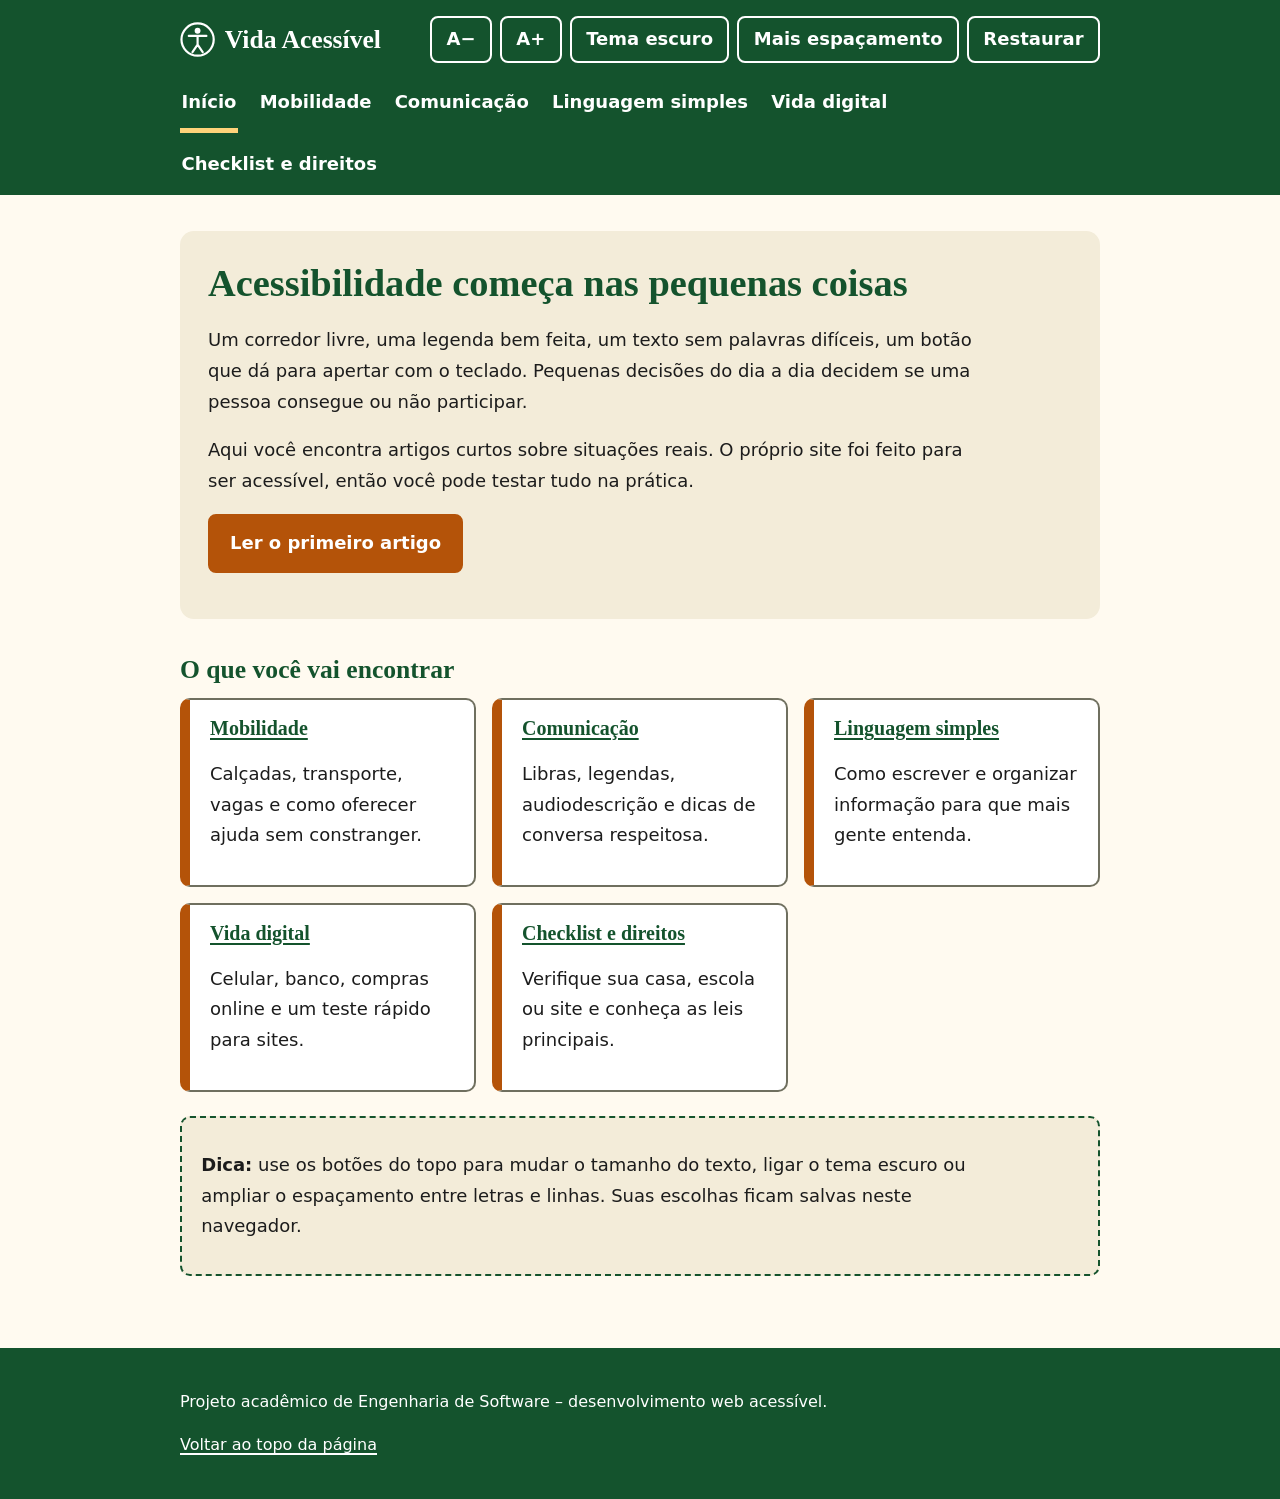
<file: index.html>
<!DOCTYPE html>
<html lang="pt-BR">
<head>
  <meta charset="UTF-8">
  <meta name="viewport" content="width=device-width, initial-scale=1">
  <meta name="description" content="Vida Acessível: textos sobre mobilidade, comunicação, linguagem simples e vida digital acessível.">
  <title>Início – Vida Acessível</title>
  <link rel="stylesheet" href="css/estilo.css">
  <script src="js/app.js"></script>
</head>
<body>
  <a class="pular" href="#conteudo">Pular para o conteúdo</a>

  <header class="topo">
    <div class="miolo faixa">
      <a class="marca" href="index.html">
        <svg viewBox="0 0 48 48" aria-hidden="true" focusable="false">
          <circle cx="24" cy="24" r="22" fill="none" stroke="currentColor" stroke-width="3"/>
          <circle cx="24" cy="12" r="4" fill="currentColor"/>
          <path d="M12 19h24M24 19v12M24 31l-7 10M24 31l7 10" fill="none" stroke="currentColor" stroke-width="3" stroke-linecap="round"/>
        </svg>
        <span>Vida Acessível</span>
      </a>
      <div id="ajustes" class="ajustes" role="group" aria-label="Ajustes de leitura" hidden>
        <button type="button" id="btn-menos" aria-label="Diminuir texto">A−</button>
        <button type="button" id="btn-mais" aria-label="Aumentar texto">A+</button>
        <button type="button" id="btn-tema" aria-pressed="false">Tema escuro</button>
        <button type="button" id="btn-espaco" aria-pressed="false">Mais espaçamento</button>
        <button type="button" id="btn-reset">Restaurar</button>
      </div>
    </div>
    <nav class="menu" aria-label="Menu principal">
      <ul>
        <li><a href="index.html" aria-current="page">Início</a></li>
        <li><a href="mobilidade.html">Mobilidade</a></li>
        <li><a href="comunicacao.html">Comunicação</a></li>
        <li><a href="cognitiva.html">Linguagem simples</a></li>
        <li><a href="vida-digital.html">Vida digital</a></li>
        <li><a href="checklist.html">Checklist e direitos</a></li>
      </ul>
    </nav>
  </header>

  <p id="aviso" class="escondido" role="status" aria-live="polite"></p>

  <main id="conteudo" tabindex="-1">
    <div class="miolo">
      <section class="destaque-inicial" aria-labelledby="titulo">
        <h1 id="titulo">Acessibilidade começa nas pequenas coisas</h1>
        <p>
          Um corredor livre, uma legenda bem feita, um texto sem palavras difíceis, um botão que dá para
          apertar com o teclado. Pequenas decisões do dia a dia decidem se uma pessoa consegue ou não
          participar.
        </p>
        <p>
          Aqui você encontra artigos curtos sobre situações reais. O próprio site foi feito para ser
          acessível, então você pode testar tudo na prática.
        </p>
        <p><a class="botao" href="mobilidade.html">Ler o primeiro artigo</a></p>
      </section>

      <section aria-labelledby="titulo-artigos">
        <h2 id="titulo-artigos">O que você vai encontrar</h2>
        <ul class="grade">
          <li class="cartao">
            <h3><a href="mobilidade.html">Mobilidade</a></h3>
            <p>Calçadas, transporte, vagas e como oferecer ajuda sem constranger.</p>
          </li>
          <li class="cartao">
            <h3><a href="comunicacao.html">Comunicação</a></h3>
            <p>Libras, legendas, audiodescrição e dicas de conversa respeitosa.</p>
          </li>
          <li class="cartao">
            <h3><a href="cognitiva.html">Linguagem simples</a></h3>
            <p>Como escrever e organizar informação para que mais gente entenda.</p>
          </li>
          <li class="cartao">
            <h3><a href="vida-digital.html">Vida digital</a></h3>
            <p>Celular, banco, compras online e um teste rápido para sites.</p>
          </li>
          <li class="cartao">
            <h3><a href="checklist.html">Checklist e direitos</a></h3>
            <p>Verifique sua casa, escola ou site e conheça as leis principais.</p>
          </li>
        </ul>
      </section>

      <div class="aviso-caixa">
        <p><strong>Dica:</strong> use os botões do topo para mudar o tamanho do texto, ligar o tema escuro
        ou ampliar o espaçamento entre letras e linhas. Suas escolhas ficam salvas neste navegador.</p>
      </div>
    </div>
  </main>

  <footer class="rodape">
    <div class="miolo">
      <p>Projeto acadêmico de Engenharia de Software – desenvolvimento web acessível.</p>
      <p><a href="#conteudo">Voltar ao topo da página</a></p>
    </div>
  </footer>
</body>
</html>
</file>
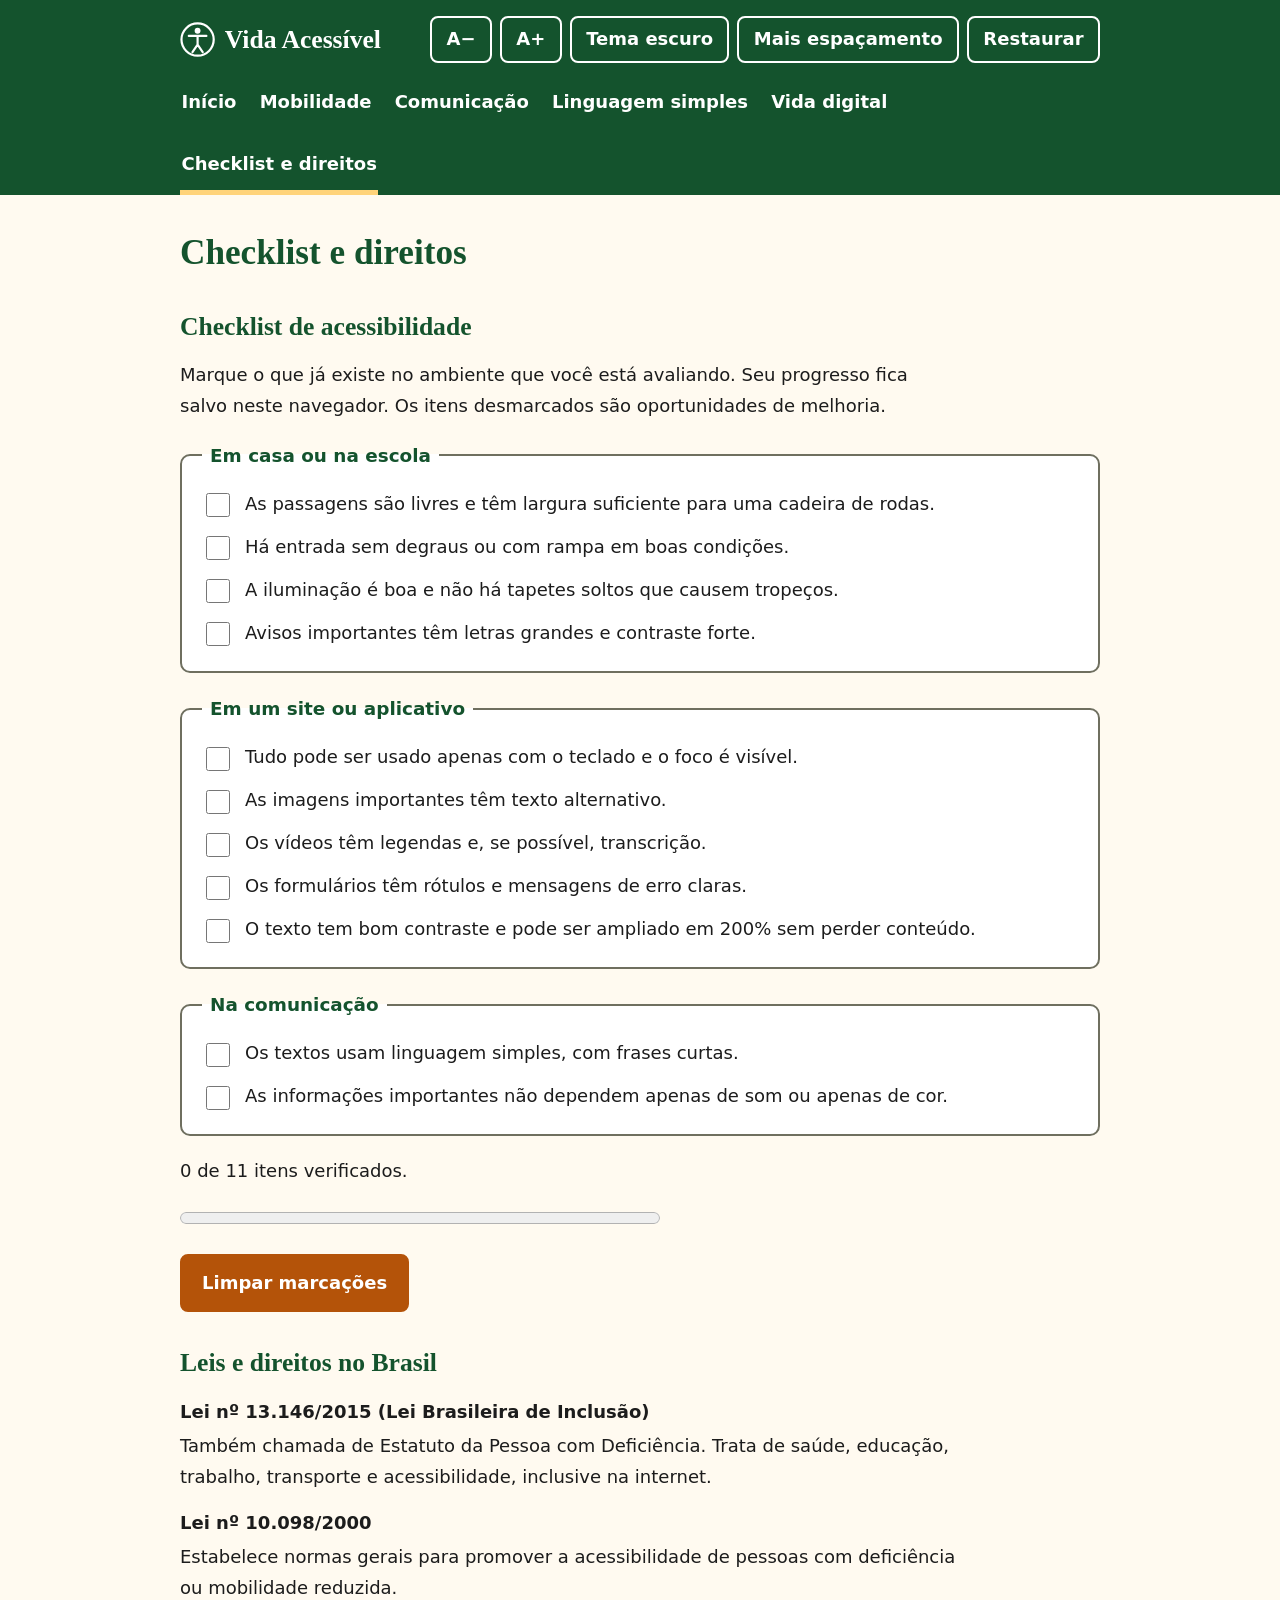
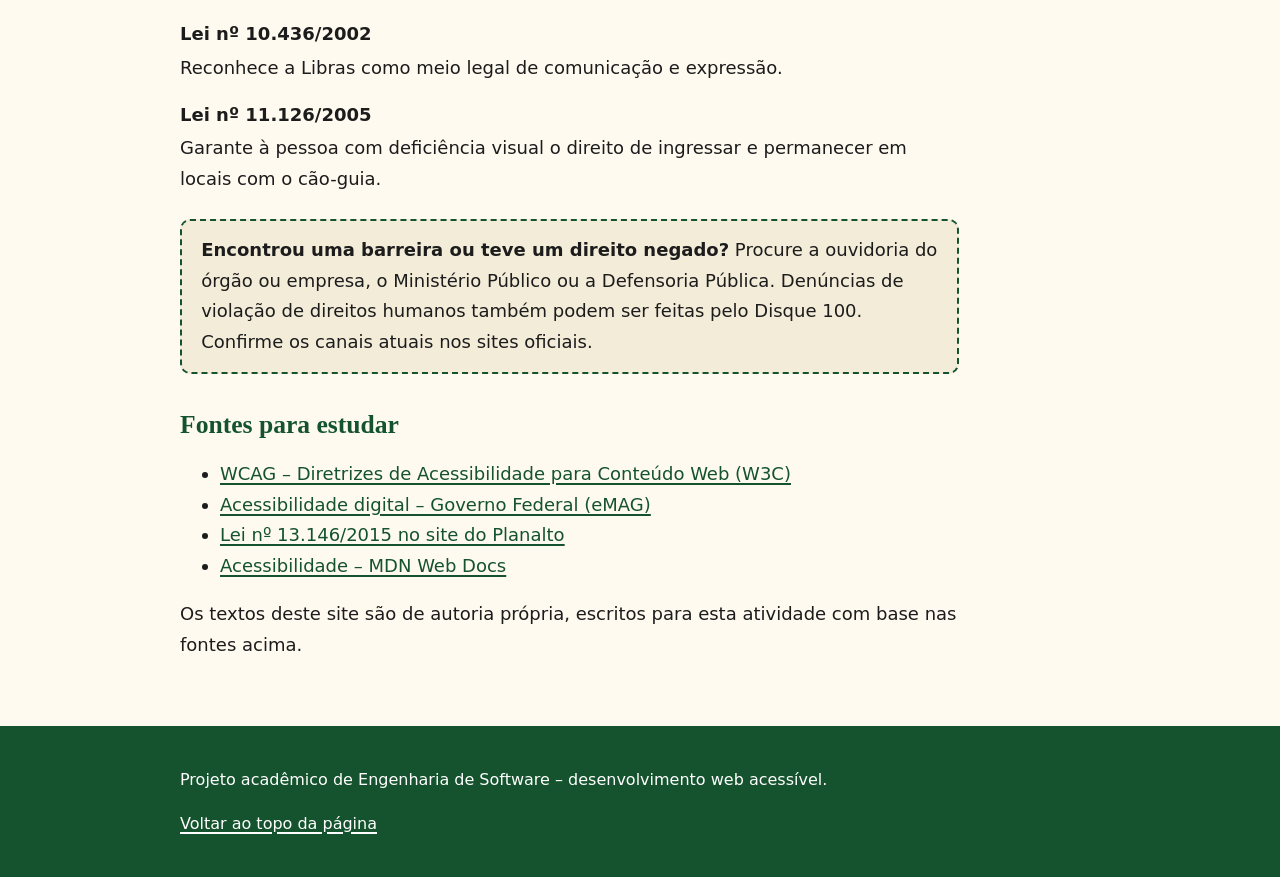
<file: checklist.html>
<!DOCTYPE html>
<html lang="pt-BR">
<head>
  <meta charset="UTF-8">
  <meta name="viewport" content="width=device-width, initial-scale=1">
  <meta name="description" content="Checklist interativo de acessibilidade para casa, escola e sites, além de leis principais e fontes.">
  <title>Checklist e direitos – Vida Acessível</title>
  <link rel="stylesheet" href="css/estilo.css">
  <script src="js/app.js"></script>
</head>
<body>
  <a class="pular" href="#conteudo">Pular para o conteúdo</a>

  <header class="topo">
    <div class="miolo faixa">
      <a class="marca" href="index.html">
        <svg viewBox="0 0 48 48" aria-hidden="true" focusable="false">
          <circle cx="24" cy="24" r="22" fill="none" stroke="currentColor" stroke-width="3"/>
          <circle cx="24" cy="12" r="4" fill="currentColor"/>
          <path d="M12 19h24M24 19v12M24 31l-7 10M24 31l7 10" fill="none" stroke="currentColor" stroke-width="3" stroke-linecap="round"/>
        </svg>
        <span>Vida Acessível</span>
      </a>
      <div id="ajustes" class="ajustes" role="group" aria-label="Ajustes de leitura" hidden>
        <button type="button" id="btn-menos" aria-label="Diminuir texto">A−</button>
        <button type="button" id="btn-mais" aria-label="Aumentar texto">A+</button>
        <button type="button" id="btn-tema" aria-pressed="false">Tema escuro</button>
        <button type="button" id="btn-espaco" aria-pressed="false">Mais espaçamento</button>
        <button type="button" id="btn-reset">Restaurar</button>
      </div>
    </div>
    <nav class="menu" aria-label="Menu principal">
      <ul>
        <li><a href="index.html">Início</a></li>
        <li><a href="mobilidade.html">Mobilidade</a></li>
        <li><a href="comunicacao.html">Comunicação</a></li>
        <li><a href="cognitiva.html">Linguagem simples</a></li>
        <li><a href="vida-digital.html">Vida digital</a></li>
        <li><a href="checklist.html" aria-current="page">Checklist e direitos</a></li>
      </ul>
    </nav>
  </header>

  <p id="aviso" class="escondido" role="status" aria-live="polite"></p>

  <main id="conteudo" tabindex="-1">
    <div class="miolo">
      <h1>Checklist e direitos</h1>

      <section aria-labelledby="titulo-check">
        <h2 id="titulo-check">Checklist de acessibilidade</h2>
        <p>
          Marque o que já existe no ambiente que você está avaliando. Seu progresso fica salvo neste
          navegador. Os itens desmarcados são oportunidades de melhoria.
        </p>

        <div id="checklist">
          <fieldset>
            <legend>Em casa ou na escola</legend>
            <div class="item-check"><input type="checkbox" id="c1"><label for="c1">As passagens são livres e têm largura suficiente para uma cadeira de rodas.</label></div>
            <div class="item-check"><input type="checkbox" id="c2"><label for="c2">Há entrada sem degraus ou com rampa em boas condições.</label></div>
            <div class="item-check"><input type="checkbox" id="c3"><label for="c3">A iluminação é boa e não há tapetes soltos que causem tropeços.</label></div>
            <div class="item-check"><input type="checkbox" id="c4"><label for="c4">Avisos importantes têm letras grandes e contraste forte.</label></div>
          </fieldset>

          <fieldset>
            <legend>Em um site ou aplicativo</legend>
            <div class="item-check"><input type="checkbox" id="c5"><label for="c5">Tudo pode ser usado apenas com o teclado e o foco é visível.</label></div>
            <div class="item-check"><input type="checkbox" id="c6"><label for="c6">As imagens importantes têm texto alternativo.</label></div>
            <div class="item-check"><input type="checkbox" id="c7"><label for="c7">Os vídeos têm legendas e, se possível, transcrição.</label></div>
            <div class="item-check"><input type="checkbox" id="c8"><label for="c8">Os formulários têm rótulos e mensagens de erro claras.</label></div>
            <div class="item-check"><input type="checkbox" id="c9"><label for="c9">O texto tem bom contraste e pode ser ampliado em 200% sem perder conteúdo.</label></div>
          </fieldset>

          <fieldset>
            <legend>Na comunicação</legend>
            <div class="item-check"><input type="checkbox" id="c10"><label for="c10">Os textos usam linguagem simples, com frases curtas.</label></div>
            <div class="item-check"><input type="checkbox" id="c11"><label for="c11">As informações importantes não dependem apenas de som ou apenas de cor.</label></div>
          </fieldset>
        </div>

        <p id="progresso-texto" role="status"></p>
        <p><progress id="barra" value="0" max="11" aria-label="Progresso do checklist"></progress></p>
        <p><button type="button" id="btn-limpar" class="botao">Limpar marcações</button></p>
      </section>

      <section aria-labelledby="titulo-leis">
        <h2 id="titulo-leis">Leis e direitos no Brasil</h2>
        <dl>
          <dt>Lei nº 13.146/2015 (Lei Brasileira de Inclusão)</dt>
          <dd>Também chamada de Estatuto da Pessoa com Deficiência. Trata de saúde, educação, trabalho, transporte e acessibilidade, inclusive na internet.</dd>

          <dt>Lei nº 10.098/2000</dt>
          <dd>Estabelece normas gerais para promover a acessibilidade de pessoas com deficiência ou mobilidade reduzida.</dd>

          <dt>Lei nº 10.436/2002</dt>
          <dd>Reconhece a Libras como meio legal de comunicação e expressão.</dd>

          <dt>Lei nº 11.126/2005</dt>
          <dd>Garante à pessoa com deficiência visual o direito de ingressar e permanecer em locais com o cão-guia.</dd>
        </dl>

        <p class="aviso-caixa">
          <strong>Encontrou uma barreira ou teve um direito negado?</strong> Procure a ouvidoria do órgão ou
          empresa, o Ministério Público ou a Defensoria Pública. Denúncias de violação de direitos humanos
          também podem ser feitas pelo Disque 100. Confirme os canais atuais nos sites oficiais.
        </p>
      </section>

      <section aria-labelledby="titulo-fontes">
        <h2 id="titulo-fontes">Fontes para estudar</h2>
        <ul>
          <li><a href="https://www.w3.org/WAI/standards-guidelines/wcag/pt-br/">WCAG – Diretrizes de Acessibilidade para Conteúdo Web (W3C)</a></li>
          <li><a href="https://www.gov.br/governodigital/pt-br/acessibilidade-e-usuario/acessibilidade-digital">Acessibilidade digital – Governo Federal (eMAG)</a></li>
          <li><a href="https://www.planalto.gov.br/ccivil_03/_ato2015-2018/2015/lei/l13146.htm">Lei nº 13.146/2015 no site do Planalto</a></li>
          <li><a href="https://developer.mozilla.org/pt-BR/docs/Web/Accessibility">Acessibilidade – MDN Web Docs</a></li>
        </ul>
        <p>Os textos deste site são de autoria própria, escritos para esta atividade com base nas fontes acima.</p>
      </section>
    </div>
  </main>

  <footer class="rodape">
    <div class="miolo">
      <p>Projeto acadêmico de Engenharia de Software – desenvolvimento web acessível.</p>
      <p><a href="#conteudo">Voltar ao topo da página</a></p>
    </div>
  </footer>
</body>
</html>
</file>
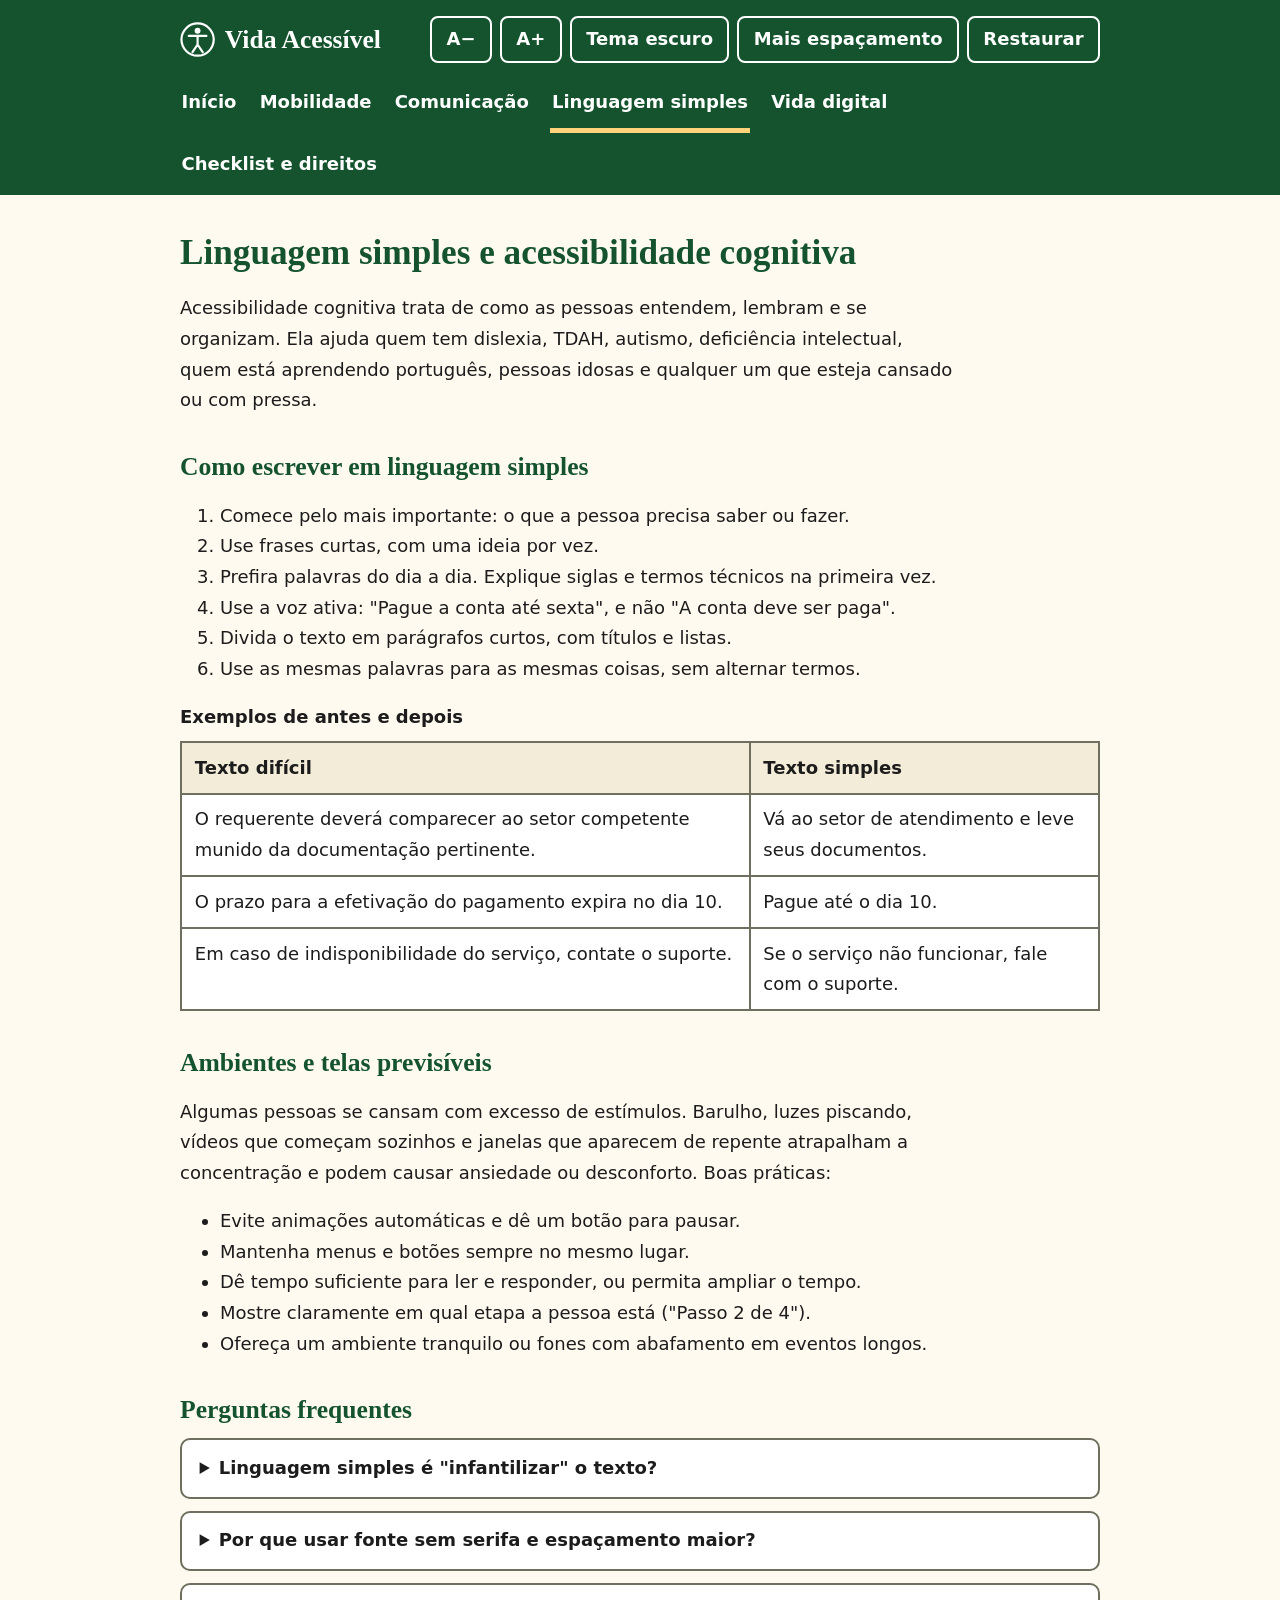
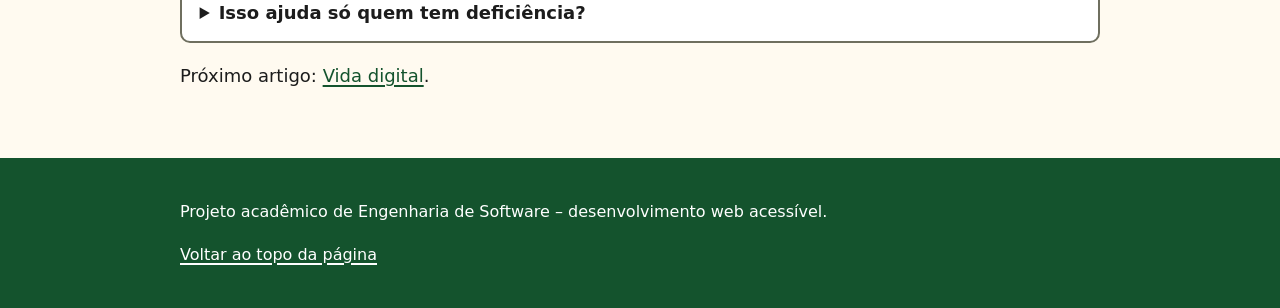
<file: cognitiva.html>
<!DOCTYPE html>
<html lang="pt-BR">
<head>
  <meta charset="UTF-8">
  <meta name="viewport" content="width=device-width, initial-scale=1">
  <meta name="description" content="Acessibilidade cognitiva: linguagem simples, organização da informação e cuidados com sobrecarga sensorial.">
  <title>Linguagem simples – Vida Acessível</title>
  <link rel="stylesheet" href="css/estilo.css">
  <script src="js/app.js"></script>
</head>
<body>
  <a class="pular" href="#conteudo">Pular para o conteúdo</a>

  <header class="topo">
    <div class="miolo faixa">
      <a class="marca" href="index.html">
        <svg viewBox="0 0 48 48" aria-hidden="true" focusable="false">
          <circle cx="24" cy="24" r="22" fill="none" stroke="currentColor" stroke-width="3"/>
          <circle cx="24" cy="12" r="4" fill="currentColor"/>
          <path d="M12 19h24M24 19v12M24 31l-7 10M24 31l7 10" fill="none" stroke="currentColor" stroke-width="3" stroke-linecap="round"/>
        </svg>
        <span>Vida Acessível</span>
      </a>
      <div id="ajustes" class="ajustes" role="group" aria-label="Ajustes de leitura" hidden>
        <button type="button" id="btn-menos" aria-label="Diminuir texto">A−</button>
        <button type="button" id="btn-mais" aria-label="Aumentar texto">A+</button>
        <button type="button" id="btn-tema" aria-pressed="false">Tema escuro</button>
        <button type="button" id="btn-espaco" aria-pressed="false">Mais espaçamento</button>
        <button type="button" id="btn-reset">Restaurar</button>
      </div>
    </div>
    <nav class="menu" aria-label="Menu principal">
      <ul>
        <li><a href="index.html">Início</a></li>
        <li><a href="mobilidade.html">Mobilidade</a></li>
        <li><a href="comunicacao.html">Comunicação</a></li>
        <li><a href="cognitiva.html" aria-current="page">Linguagem simples</a></li>
        <li><a href="vida-digital.html">Vida digital</a></li>
        <li><a href="checklist.html">Checklist e direitos</a></li>
      </ul>
    </nav>
  </header>

  <p id="aviso" class="escondido" role="status" aria-live="polite"></p>

  <main id="conteudo" tabindex="-1">
    <div class="miolo">
      <article>
        <h1>Linguagem simples e acessibilidade cognitiva</h1>

        <p>
          Acessibilidade cognitiva trata de como as pessoas entendem, lembram e se organizam.
          Ela ajuda quem tem dislexia, TDAH, autismo, deficiência intelectual, quem está aprendendo
          português, pessoas idosas e qualquer um que esteja cansado ou com pressa.
        </p>

        <h2 id="linguagem-simples">Como escrever em linguagem simples</h2>
        <ol>
          <li>Comece pelo mais importante: o que a pessoa precisa saber ou fazer.</li>
          <li>Use frases curtas, com uma ideia por vez.</li>
          <li>Prefira palavras do dia a dia. Explique siglas e termos técnicos na primeira vez.</li>
          <li>Use a voz ativa: "Pague a conta até sexta", e não "A conta deve ser paga".</li>
          <li>Divida o texto em parágrafos curtos, com títulos e listas.</li>
          <li>Use as mesmas palavras para as mesmas coisas, sem alternar termos.</li>
        </ol>

        <div class="rolagem">
          <table>
            <caption>Exemplos de antes e depois</caption>
            <thead>
              <tr>
                <th scope="col">Texto difícil</th>
                <th scope="col">Texto simples</th>
              </tr>
            </thead>
            <tbody>
              <tr>
                <td>O requerente deverá comparecer ao setor competente munido da documentação pertinente.</td>
                <td>Vá ao setor de atendimento e leve seus documentos.</td>
              </tr>
              <tr>
                <td>O prazo para a efetivação do pagamento expira no dia 10.</td>
                <td>Pague até o dia 10.</td>
              </tr>
              <tr>
                <td>Em caso de indisponibilidade do serviço, contate o suporte.</td>
                <td>Se o serviço não funcionar, fale com o suporte.</td>
              </tr>
            </tbody>
          </table>
        </div>

        <h2 id="ambientes">Ambientes e telas previsíveis</h2>
        <p>
          Algumas pessoas se cansam com excesso de estímulos. Barulho, luzes piscando, vídeos
          que começam sozinhos e janelas que aparecem de repente atrapalham a concentração
          e podem causar ansiedade ou desconforto. Boas práticas:
        </p>
        <ul>
          <li>Evite animações automáticas e dê um botão para pausar.</li>
          <li>Mantenha menus e botões sempre no mesmo lugar.</li>
          <li>Dê tempo suficiente para ler e responder, ou permita ampliar o tempo.</li>
          <li>Mostre claramente em qual etapa a pessoa está ("Passo 2 de 4").</li>
          <li>Ofereça um ambiente tranquilo ou fones com abafamento em eventos longos.</li>
        </ul>

        <h2 id="perguntas">Perguntas frequentes</h2>

        <details>
          <summary>Linguagem simples é "infantilizar" o texto?</summary>
          <p>Não. É escrever com clareza para um público amplo. Textos técnicos e jurídicos também podem ser claros.</p>
        </details>

        <details>
          <summary>Por que usar fonte sem serifa e espaçamento maior?</summary>
          <p>Letras bem definidas e espaços generosos entre linhas e letras reduzem o esforço de leitura, principalmente para quem tem dislexia ou baixa visão. Neste site, o botão "Mais espaçamento" ativa essa configuração.</p>
        </details>

        <details>
          <summary>Isso ajuda só quem tem deficiência?</summary>
          <p>Ajuda todo mundo. Pense em ler um aviso importante com pressa ou uma bula de remédio às duas da manhã.</p>
        </details>

        <p>Próximo artigo: <a href="vida-digital.html">Vida digital</a>.</p>
      </article>
    </div>
  </main>

  <footer class="rodape">
    <div class="miolo">
      <p>Projeto acadêmico de Engenharia de Software – desenvolvimento web acessível.</p>
      <p><a href="#conteudo">Voltar ao topo da página</a></p>
    </div>
  </footer>
</body>
</html>
</file>
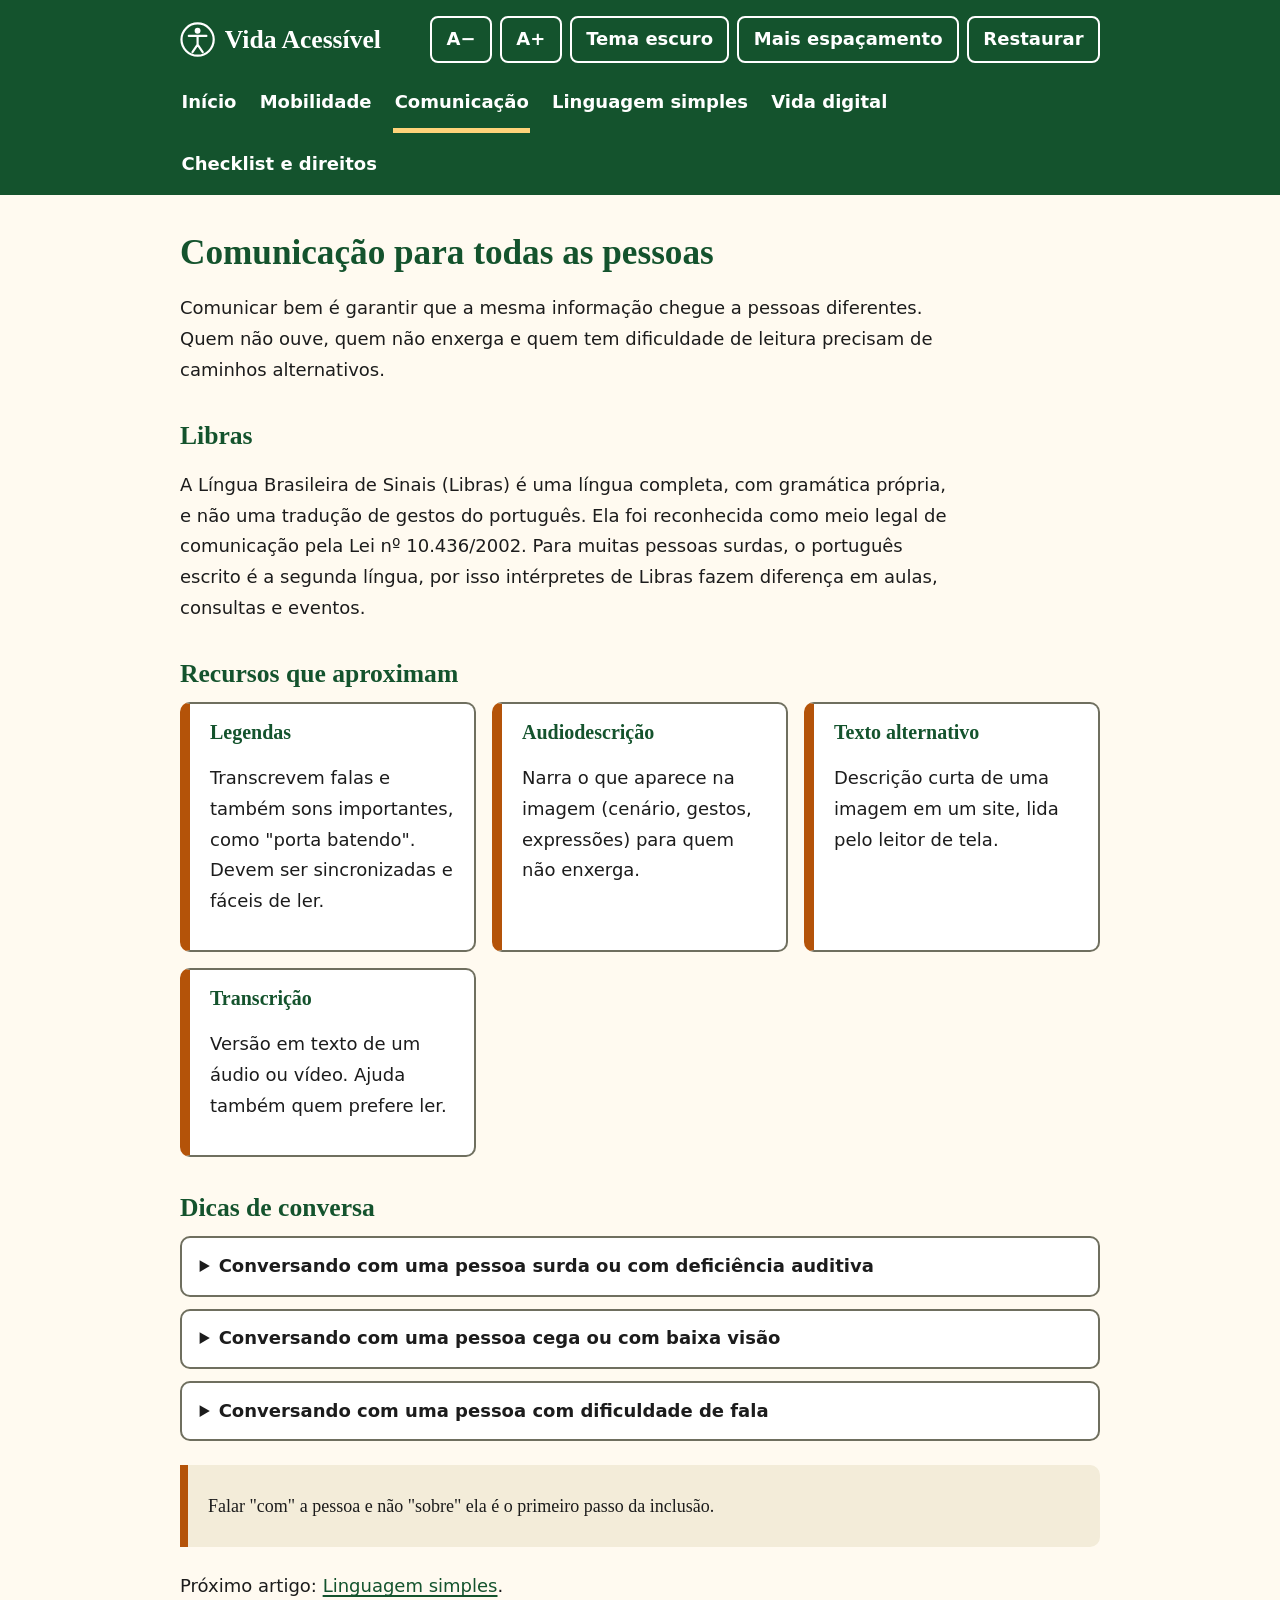
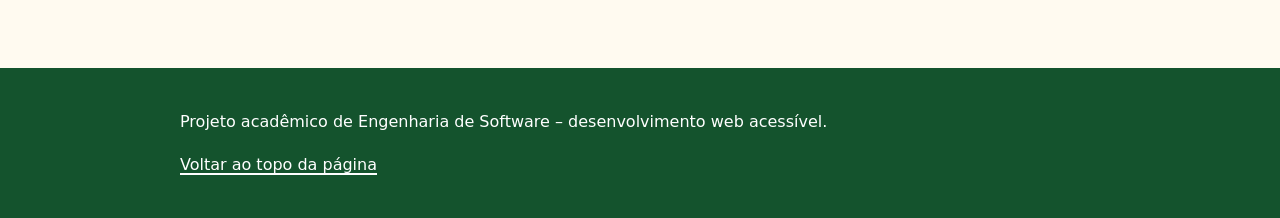
<file: comunicacao.html>
<!DOCTYPE html>
<html lang="pt-BR">
<head>
  <meta charset="UTF-8">
  <meta name="viewport" content="width=device-width, initial-scale=1">
  <meta name="description" content="Acessibilidade na comunicação: Libras, legendas, audiodescrição e dicas de conversa.">
  <title>Comunicação – Vida Acessível</title>
  <link rel="stylesheet" href="css/estilo.css">
  <script src="js/app.js"></script>
</head>
<body>
  <a class="pular" href="#conteudo">Pular para o conteúdo</a>

  <header class="topo">
    <div class="miolo faixa">
      <a class="marca" href="index.html">
        <svg viewBox="0 0 48 48" aria-hidden="true" focusable="false">
          <circle cx="24" cy="24" r="22" fill="none" stroke="currentColor" stroke-width="3"/>
          <circle cx="24" cy="12" r="4" fill="currentColor"/>
          <path d="M12 19h24M24 19v12M24 31l-7 10M24 31l7 10" fill="none" stroke="currentColor" stroke-width="3" stroke-linecap="round"/>
        </svg>
        <span>Vida Acessível</span>
      </a>
      <div id="ajustes" class="ajustes" role="group" aria-label="Ajustes de leitura" hidden>
        <button type="button" id="btn-menos" aria-label="Diminuir texto">A−</button>
        <button type="button" id="btn-mais" aria-label="Aumentar texto">A+</button>
        <button type="button" id="btn-tema" aria-pressed="false">Tema escuro</button>
        <button type="button" id="btn-espaco" aria-pressed="false">Mais espaçamento</button>
        <button type="button" id="btn-reset">Restaurar</button>
      </div>
    </div>
    <nav class="menu" aria-label="Menu principal">
      <ul>
        <li><a href="index.html">Início</a></li>
        <li><a href="mobilidade.html">Mobilidade</a></li>
        <li><a href="comunicacao.html" aria-current="page">Comunicação</a></li>
        <li><a href="cognitiva.html">Linguagem simples</a></li>
        <li><a href="vida-digital.html">Vida digital</a></li>
        <li><a href="checklist.html">Checklist e direitos</a></li>
      </ul>
    </nav>
  </header>

  <p id="aviso" class="escondido" role="status" aria-live="polite"></p>

  <main id="conteudo" tabindex="-1">
    <div class="miolo">
      <article>
        <h1>Comunicação para todas as pessoas</h1>

        <p>
          Comunicar bem é garantir que a mesma informação chegue a pessoas diferentes. Quem não ouve,
          quem não enxerga e quem tem dificuldade de leitura precisam de caminhos alternativos.
        </p>

        <h2 id="libras">Libras</h2>
        <p>
          A Língua Brasileira de Sinais (Libras) é uma língua completa, com gramática própria,
          e não uma tradução de gestos do português. Ela foi reconhecida como meio legal de comunicação
          pela Lei nº 10.436/2002. Para muitas pessoas surdas, o português escrito é a segunda língua,
          por isso intérpretes de Libras fazem diferença em aulas, consultas e eventos.
        </p>

        <h2 id="recursos">Recursos que aproximam</h2>
        <ul class="grade">
          <li class="cartao">
            <h3>Legendas</h3>
            <p>Transcrevem falas e também sons importantes, como "porta batendo". Devem ser sincronizadas e fáceis de ler.</p>
          </li>
          <li class="cartao">
            <h3>Audiodescrição</h3>
            <p>Narra o que aparece na imagem (cenário, gestos, expressões) para quem não enxerga.</p>
          </li>
          <li class="cartao">
            <h3>Texto alternativo</h3>
            <p>Descrição curta de uma imagem em um site, lida pelo leitor de tela.</p>
          </li>
          <li class="cartao">
            <h3>Transcrição</h3>
            <p>Versão em texto de um áudio ou vídeo. Ajuda também quem prefere ler.</p>
          </li>
        </ul>

        <h2 id="conversa">Dicas de conversa</h2>

        <details>
          <summary>Conversando com uma pessoa surda ou com deficiência auditiva</summary>
          <ul>
            <li>Fique de frente e em local iluminado, para que a pessoa veja seu rosto.</li>
            <li>Fale de modo natural, sem gritar e sem exagerar nos movimentos da boca.</li>
            <li>Se não entender, escreva ou use o celular. Nunca finja que entendeu.</li>
            <li>Com intérprete presente, olhe para a pessoa e não para o intérprete.</li>
          </ul>
        </details>

        <details>
          <summary>Conversando com uma pessoa cega ou com baixa visão</summary>
          <ul>
            <li>Diga seu nome ao chegar e avise quando for embora.</li>
            <li>Descreva o ambiente e avise de obstáculos ou mudanças de lugar de objetos.</li>
            <li>Use palavras como "ver" e "olhar" naturalmente, são normais para todos.</li>
            <li>Em restaurantes, leia o cardápio se a pessoa pedir.</li>
          </ul>
        </details>

        <details>
          <summary>Conversando com uma pessoa com dificuldade de fala</summary>
          <ul>
            <li>Tenha paciência e não complete as frases dela sem pedir.</li>
            <li>Faça perguntas que possam ser respondidas com sim ou não, se ajudar.</li>
            <li>Aceite recursos como pranchas de símbolos, aplicativos e escrita.</li>
          </ul>
        </details>

        <blockquote>
          <p>Falar "com" a pessoa e não "sobre" ela é o primeiro passo da inclusão.</p>
        </blockquote>

        <p>Próximo artigo: <a href="cognitiva.html">Linguagem simples</a>.</p>
      </article>
    </div>
  </main>

  <footer class="rodape">
    <div class="miolo">
      <p>Projeto acadêmico de Engenharia de Software – desenvolvimento web acessível.</p>
      <p><a href="#conteudo">Voltar ao topo da página</a></p>
    </div>
  </footer>
</body>
</html>
</file>
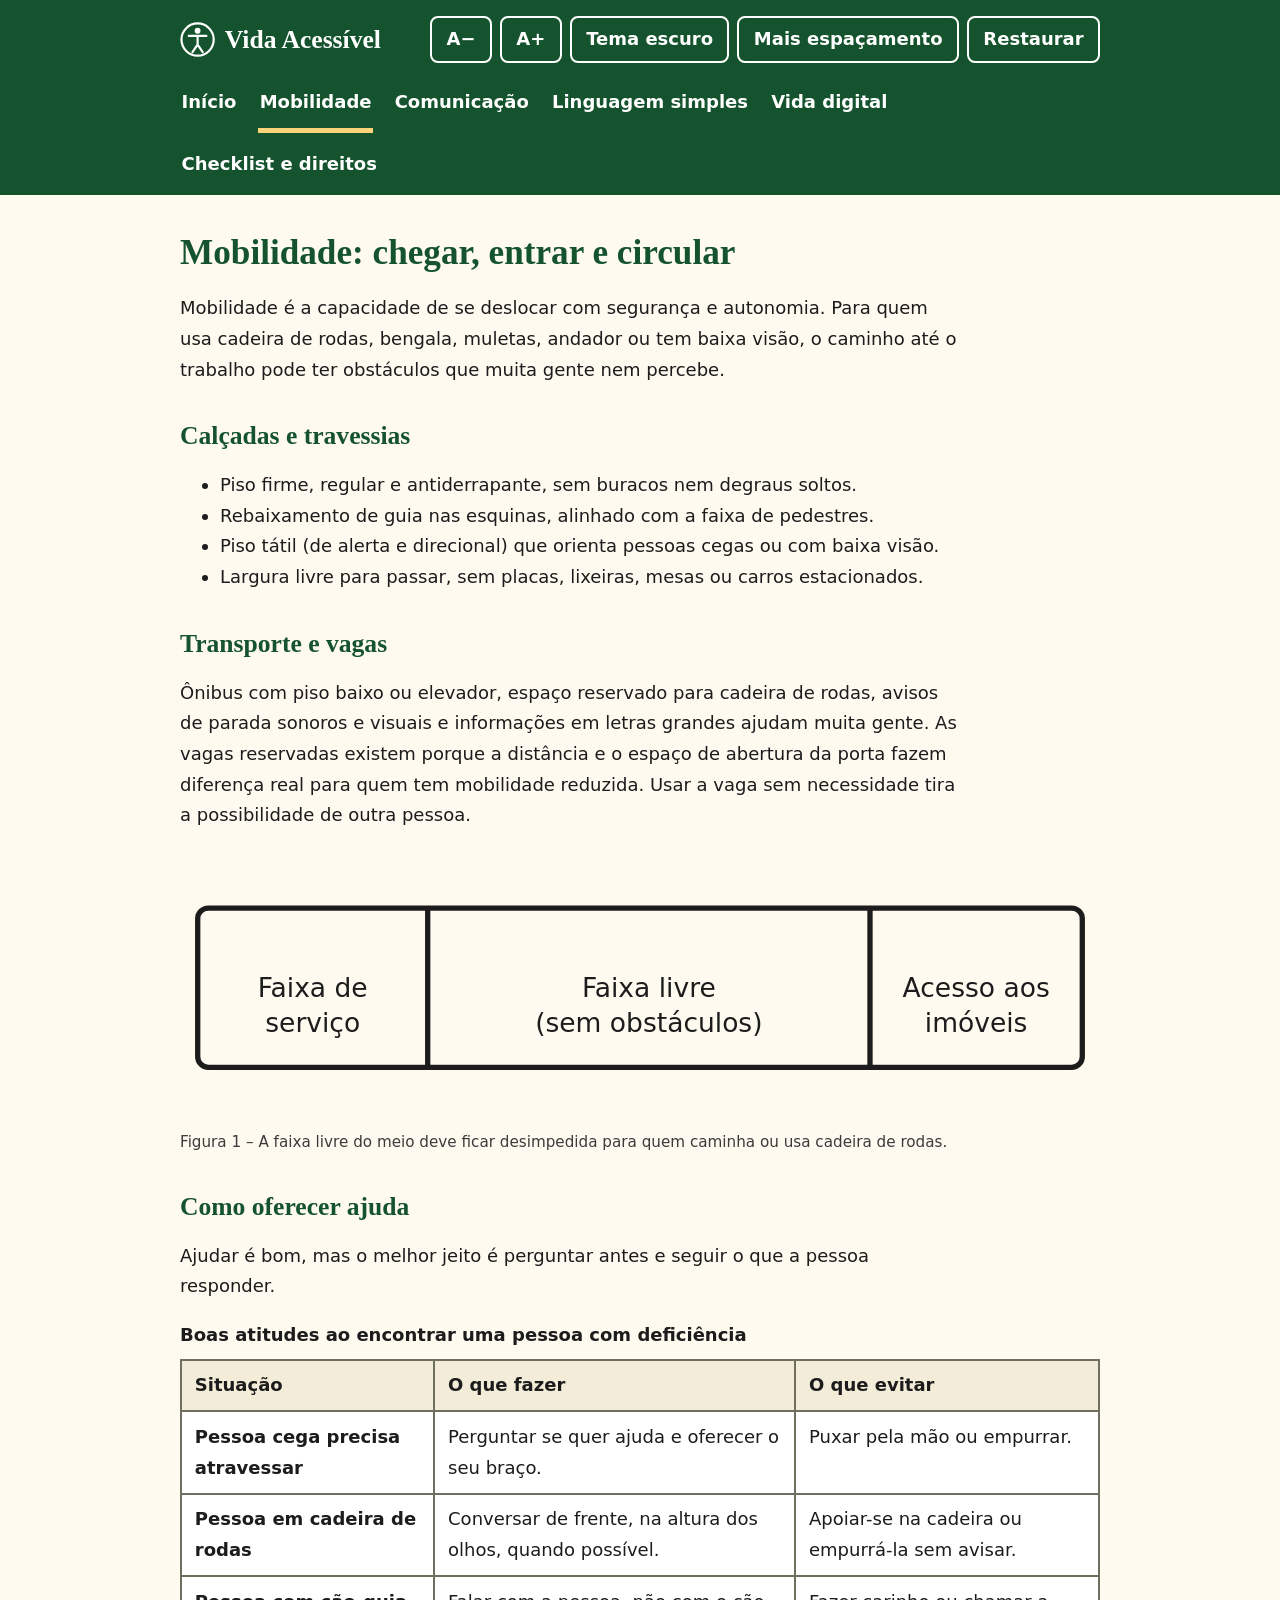
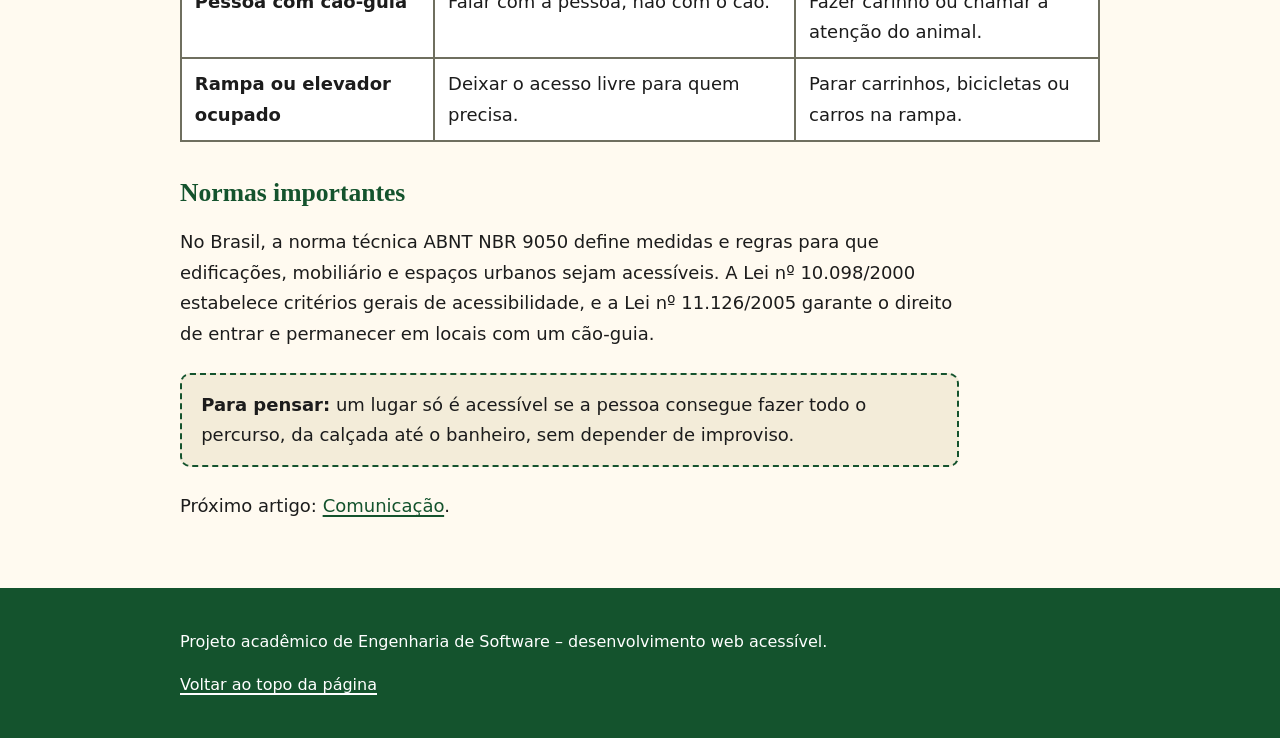
<file: mobilidade.html>
<!DOCTYPE html>
<html lang="pt-BR">
<head>
  <meta charset="UTF-8">
  <meta name="viewport" content="width=device-width, initial-scale=1">
  <meta name="description" content="Acessibilidade e mobilidade: calçadas, transporte, vagas e como oferecer ajuda de forma respeitosa.">
  <title>Mobilidade – Vida Acessível</title>
  <link rel="stylesheet" href="css/estilo.css">
  <script src="js/app.js"></script>
</head>
<body>
  <a class="pular" href="#conteudo">Pular para o conteúdo</a>

  <header class="topo">
    <div class="miolo faixa">
      <a class="marca" href="index.html">
        <svg viewBox="0 0 48 48" aria-hidden="true" focusable="false">
          <circle cx="24" cy="24" r="22" fill="none" stroke="currentColor" stroke-width="3"/>
          <circle cx="24" cy="12" r="4" fill="currentColor"/>
          <path d="M12 19h24M24 19v12M24 31l-7 10M24 31l7 10" fill="none" stroke="currentColor" stroke-width="3" stroke-linecap="round"/>
        </svg>
        <span>Vida Acessível</span>
      </a>
      <div id="ajustes" class="ajustes" role="group" aria-label="Ajustes de leitura" hidden>
        <button type="button" id="btn-menos" aria-label="Diminuir texto">A−</button>
        <button type="button" id="btn-mais" aria-label="Aumentar texto">A+</button>
        <button type="button" id="btn-tema" aria-pressed="false">Tema escuro</button>
        <button type="button" id="btn-espaco" aria-pressed="false">Mais espaçamento</button>
        <button type="button" id="btn-reset">Restaurar</button>
      </div>
    </div>
    <nav class="menu" aria-label="Menu principal">
      <ul>
        <li><a href="index.html">Início</a></li>
        <li><a href="mobilidade.html" aria-current="page">Mobilidade</a></li>
        <li><a href="comunicacao.html">Comunicação</a></li>
        <li><a href="cognitiva.html">Linguagem simples</a></li>
        <li><a href="vida-digital.html">Vida digital</a></li>
        <li><a href="checklist.html">Checklist e direitos</a></li>
      </ul>
    </nav>
  </header>

  <p id="aviso" class="escondido" role="status" aria-live="polite"></p>

  <main id="conteudo" tabindex="-1">
    <div class="miolo">
      <article>
        <h1>Mobilidade: chegar, entrar e circular</h1>

        <p>
          Mobilidade é a capacidade de se deslocar com segurança e autonomia. Para quem usa cadeira de
          rodas, bengala, muletas, andador ou tem baixa visão, o caminho até o trabalho pode ter
          obstáculos que muita gente nem percebe.
        </p>

        <h2 id="calcadas">Calçadas e travessias</h2>
        <ul>
          <li>Piso firme, regular e antiderrapante, sem buracos nem degraus soltos.</li>
          <li>Rebaixamento de guia nas esquinas, alinhado com a faixa de pedestres.</li>
          <li>Piso tátil (de alerta e direcional) que orienta pessoas cegas ou com baixa visão.</li>
          <li>Largura livre para passar, sem placas, lixeiras, mesas ou carros estacionados.</li>
        </ul>

        <h2 id="transporte">Transporte e vagas</h2>
        <p>
          Ônibus com piso baixo ou elevador, espaço reservado para cadeira de rodas, avisos de parada
          sonoros e visuais e informações em letras grandes ajudam muita gente. As vagas reservadas
          existem porque a distância e o espaço de abertura da porta fazem diferença real para quem
          tem mobilidade reduzida. Usar a vaga sem necessidade tira a possibilidade de outra pessoa.
        </p>

        <figure>
          <svg viewBox="0 0 520 150" role="img" aria-labelledby="f1t f1d">
            <title id="f1t">Largura livre de uma calçada</title>
            <desc id="f1d">Esquema de uma calçada vista de cima com três faixas: faixa de serviço com postes e árvores, faixa livre para circulação ao centro e faixa de acesso aos imóveis.</desc>
            <g fill="none" stroke="currentColor" stroke-width="3">
              <rect x="10" y="30" width="500" height="90" rx="6"/>
              <line x1="140" y1="30" x2="140" y2="120"/>
              <line x1="390" y1="30" x2="390" y2="120"/>
            </g>
            <g fill="currentColor" font-size="15" text-anchor="middle">
              <text x="75" y="80">Faixa de</text>
              <text x="75" y="100">serviço</text>
              <text x="265" y="80">Faixa livre</text>
              <text x="265" y="100">(sem obstáculos)</text>
              <text x="450" y="80">Acesso aos</text>
              <text x="450" y="100">imóveis</text>
            </g>
          </svg>
          <figcaption>Figura 1 – A faixa livre do meio deve ficar desimpedida para quem caminha ou usa cadeira de rodas.</figcaption>
        </figure>

        <h2 id="ajuda">Como oferecer ajuda</h2>
        <p>Ajudar é bom, mas o melhor jeito é perguntar antes e seguir o que a pessoa responder.</p>

        <div class="rolagem">
          <table>
            <caption>Boas atitudes ao encontrar uma pessoa com deficiência</caption>
            <thead>
              <tr>
                <th scope="col">Situação</th>
                <th scope="col">O que fazer</th>
                <th scope="col">O que evitar</th>
              </tr>
            </thead>
            <tbody>
              <tr>
                <th scope="row">Pessoa cega precisa atravessar</th>
                <td>Perguntar se quer ajuda e oferecer o seu braço.</td>
                <td>Puxar pela mão ou empurrar.</td>
              </tr>
              <tr>
                <th scope="row">Pessoa em cadeira de rodas</th>
                <td>Conversar de frente, na altura dos olhos, quando possível.</td>
                <td>Apoiar-se na cadeira ou empurrá-la sem avisar.</td>
              </tr>
              <tr>
                <th scope="row">Pessoa com cão-guia</th>
                <td>Falar com a pessoa, não com o cão.</td>
                <td>Fazer carinho ou chamar a atenção do animal.</td>
              </tr>
              <tr>
                <th scope="row">Rampa ou elevador ocupado</th>
                <td>Deixar o acesso livre para quem precisa.</td>
                <td>Parar carrinhos, bicicletas ou carros na rampa.</td>
              </tr>
            </tbody>
          </table>
        </div>

        <h2 id="normas">Normas importantes</h2>
        <p>
          No Brasil, a norma técnica ABNT NBR 9050 define medidas e regras para que edificações,
          mobiliário e espaços urbanos sejam acessíveis. A Lei nº 10.098/2000 estabelece critérios
          gerais de acessibilidade, e a Lei nº 11.126/2005 garante o direito de entrar e permanecer
          em locais com um cão-guia.
        </p>

        <p class="aviso-caixa">
          <strong>Para pensar:</strong> um lugar só é acessível se a pessoa consegue fazer todo o percurso,
          da calçada até o banheiro, sem depender de improviso.
        </p>

        <p>Próximo artigo: <a href="comunicacao.html">Comunicação</a>.</p>
      </article>
    </div>
  </main>

  <footer class="rodape">
    <div class="miolo">
      <p>Projeto acadêmico de Engenharia de Software – desenvolvimento web acessível.</p>
      <p><a href="#conteudo">Voltar ao topo da página</a></p>
    </div>
  </footer>
</body>
</html>
</file>
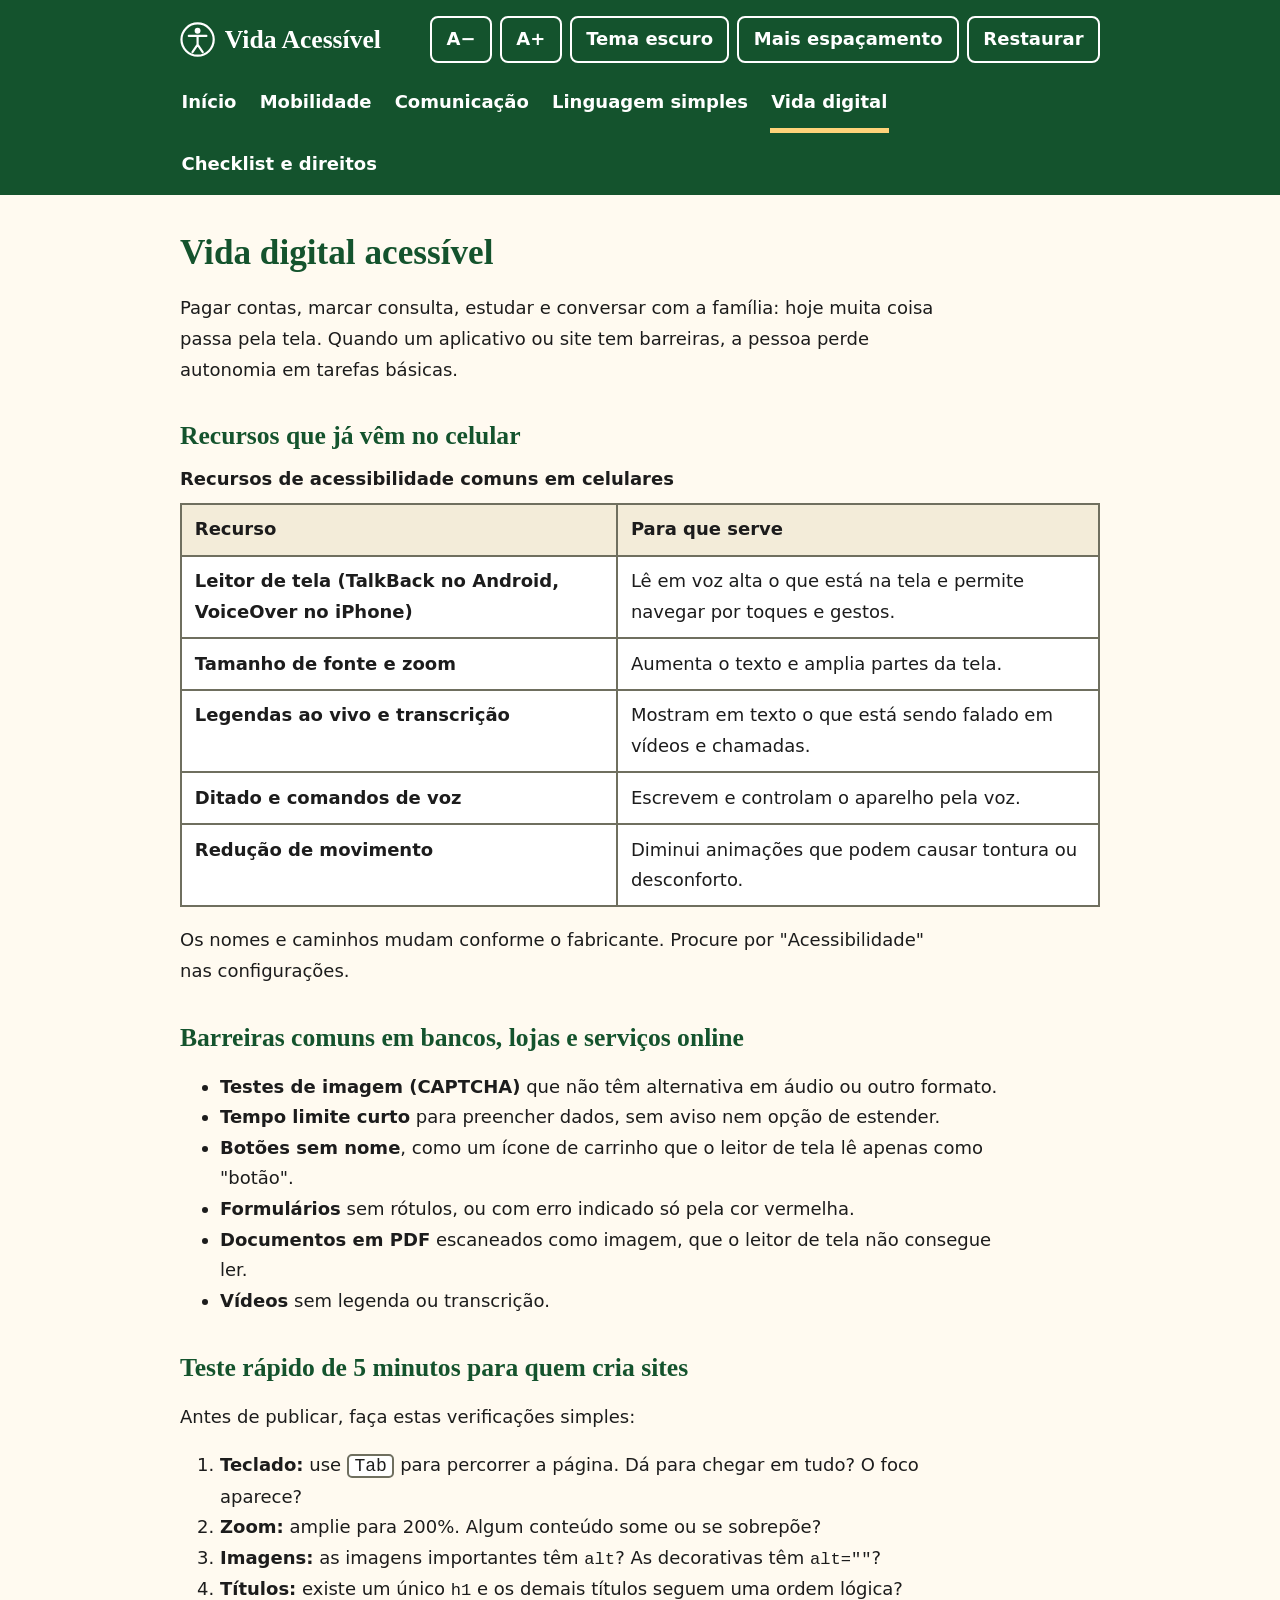
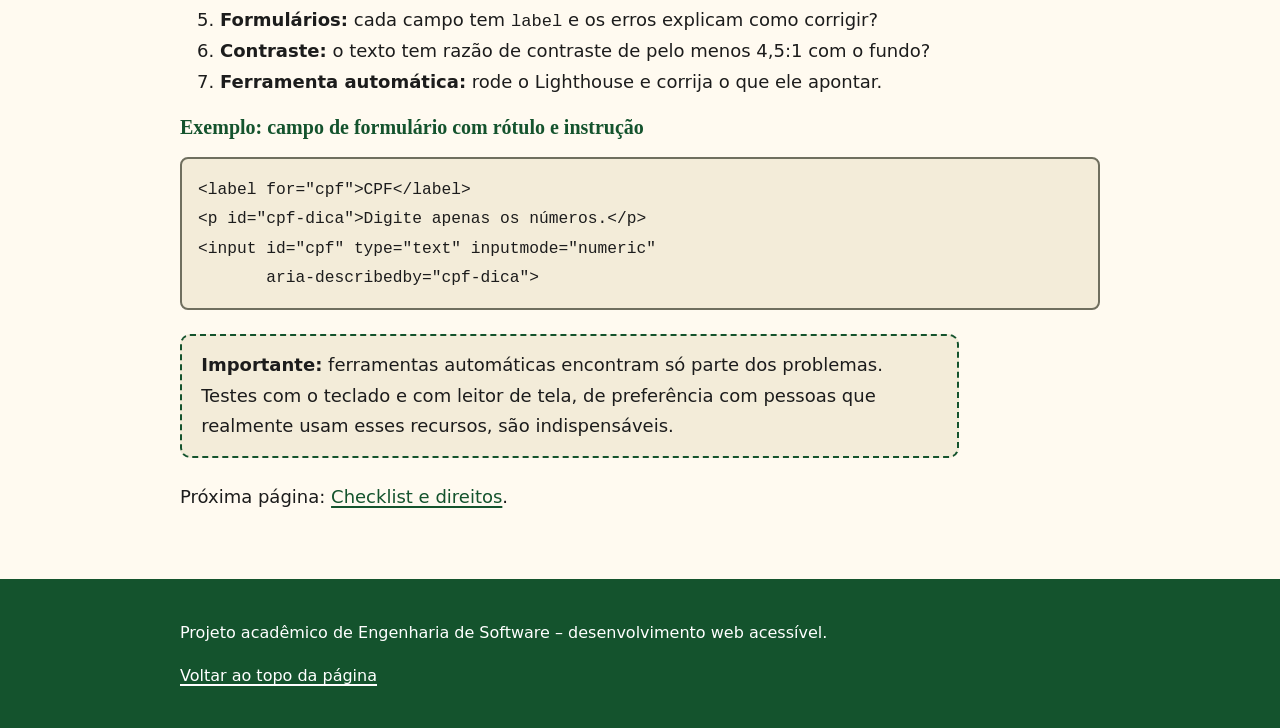
<file: vida-digital.html>
<!DOCTYPE html>
<html lang="pt-BR">
<head>
  <meta charset="UTF-8">
  <meta name="viewport" content="width=device-width, initial-scale=1">
  <meta name="description" content="Acessibilidade na vida digital: recursos do celular, banco e compras online e um teste rápido para sites.">
  <title>Vida digital – Vida Acessível</title>
  <link rel="stylesheet" href="css/estilo.css">
  <script src="js/app.js"></script>
</head>
<body>
  <a class="pular" href="#conteudo">Pular para o conteúdo</a>

  <header class="topo">
    <div class="miolo faixa">
      <a class="marca" href="index.html">
        <svg viewBox="0 0 48 48" aria-hidden="true" focusable="false">
          <circle cx="24" cy="24" r="22" fill="none" stroke="currentColor" stroke-width="3"/>
          <circle cx="24" cy="12" r="4" fill="currentColor"/>
          <path d="M12 19h24M24 19v12M24 31l-7 10M24 31l7 10" fill="none" stroke="currentColor" stroke-width="3" stroke-linecap="round"/>
        </svg>
        <span>Vida Acessível</span>
      </a>
      <div id="ajustes" class="ajustes" role="group" aria-label="Ajustes de leitura" hidden>
        <button type="button" id="btn-menos" aria-label="Diminuir texto">A−</button>
        <button type="button" id="btn-mais" aria-label="Aumentar texto">A+</button>
        <button type="button" id="btn-tema" aria-pressed="false">Tema escuro</button>
        <button type="button" id="btn-espaco" aria-pressed="false">Mais espaçamento</button>
        <button type="button" id="btn-reset">Restaurar</button>
      </div>
    </div>
    <nav class="menu" aria-label="Menu principal">
      <ul>
        <li><a href="index.html">Início</a></li>
        <li><a href="mobilidade.html">Mobilidade</a></li>
        <li><a href="comunicacao.html">Comunicação</a></li>
        <li><a href="cognitiva.html">Linguagem simples</a></li>
        <li><a href="vida-digital.html" aria-current="page">Vida digital</a></li>
        <li><a href="checklist.html">Checklist e direitos</a></li>
      </ul>
    </nav>
  </header>

  <p id="aviso" class="escondido" role="status" aria-live="polite"></p>

  <main id="conteudo" tabindex="-1">
    <div class="miolo">
      <article>
        <h1>Vida digital acessível</h1>

        <p>
          Pagar contas, marcar consulta, estudar e conversar com a família: hoje muita coisa passa pela tela.
          Quando um aplicativo ou site tem barreiras, a pessoa perde autonomia em tarefas básicas.
        </p>

        <h2 id="celular">Recursos que já vêm no celular</h2>
        <div class="rolagem">
          <table>
            <caption>Recursos de acessibilidade comuns em celulares</caption>
            <thead>
              <tr>
                <th scope="col">Recurso</th>
                <th scope="col">Para que serve</th>
              </tr>
            </thead>
            <tbody>
              <tr>
                <th scope="row">Leitor de tela (TalkBack no Android, VoiceOver no iPhone)</th>
                <td>Lê em voz alta o que está na tela e permite navegar por toques e gestos.</td>
              </tr>
              <tr>
                <th scope="row">Tamanho de fonte e zoom</th>
                <td>Aumenta o texto e amplia partes da tela.</td>
              </tr>
              <tr>
                <th scope="row">Legendas ao vivo e transcrição</th>
                <td>Mostram em texto o que está sendo falado em vídeos e chamadas.</td>
              </tr>
              <tr>
                <th scope="row">Ditado e comandos de voz</th>
                <td>Escrevem e controlam o aparelho pela voz.</td>
              </tr>
              <tr>
                <th scope="row">Redução de movimento</th>
                <td>Diminui animações que podem causar tontura ou desconforto.</td>
              </tr>
            </tbody>
          </table>
        </div>
        <p>Os nomes e caminhos mudam conforme o fabricante. Procure por "Acessibilidade" nas configurações.</p>

        <h2 id="barreiras">Barreiras comuns em bancos, lojas e serviços online</h2>
        <ul>
          <li><strong>Testes de imagem (CAPTCHA)</strong> que não têm alternativa em áudio ou outro formato.</li>
          <li><strong>Tempo limite curto</strong> para preencher dados, sem aviso nem opção de estender.</li>
          <li><strong>Botões sem nome</strong>, como um ícone de carrinho que o leitor de tela lê apenas como "botão".</li>
          <li><strong>Formulários</strong> sem rótulos, ou com erro indicado só pela cor vermelha.</li>
          <li><strong>Documentos em PDF</strong> escaneados como imagem, que o leitor de tela não consegue ler.</li>
          <li><strong>Vídeos</strong> sem legenda ou transcrição.</li>
        </ul>

        <h2 id="teste-rapido">Teste rápido de 5 minutos para quem cria sites</h2>
        <p>Antes de publicar, faça estas verificações simples:</p>
        <ol>
          <li><strong>Teclado:</strong> use <kbd>Tab</kbd> para percorrer a página. Dá para chegar em tudo? O foco aparece?</li>
          <li><strong>Zoom:</strong> amplie para 200%. Algum conteúdo some ou se sobrepõe?</li>
          <li><strong>Imagens:</strong> as imagens importantes têm <code>alt</code>? As decorativas têm <code>alt=""</code>?</li>
          <li><strong>Títulos:</strong> existe um único <code>h1</code> e os demais títulos seguem uma ordem lógica?</li>
          <li><strong>Formulários:</strong> cada campo tem <code>label</code> e os erros explicam como corrigir?</li>
          <li><strong>Contraste:</strong> o texto tem razão de contraste de pelo menos 4,5:1 com o fundo?</li>
          <li><strong>Ferramenta automática:</strong> rode o Lighthouse e corrija o que ele apontar.</li>
        </ol>

        <h3>Exemplo: campo de formulário com rótulo e instrução</h3>
        <pre><code>&lt;label for="cpf"&gt;CPF&lt;/label&gt;
&lt;p id="cpf-dica"&gt;Digite apenas os números.&lt;/p&gt;
&lt;input id="cpf" type="text" inputmode="numeric"
       aria-describedby="cpf-dica"&gt;</code></pre>

        <p class="aviso-caixa">
          <strong>Importante:</strong> ferramentas automáticas encontram só parte dos problemas.
          Testes com o teclado e com leitor de tela, de preferência com pessoas que realmente usam esses recursos,
          são indispensáveis.
        </p>

        <p>Próxima página: <a href="checklist.html">Checklist e direitos</a>.</p>
      </article>
    </div>
  </main>

  <footer class="rodape">
    <div class="miolo">
      <p>Projeto acadêmico de Engenharia de Software – desenvolvimento web acessível.</p>
      <p><a href="#conteudo">Voltar ao topo da página</a></p>
    </div>
  </footer>
</body>
</html>
</file>
<file: css/estilo.css>
/* Vida Acessível – identidade: verde floresta + creme + laranja queimado */

:root {
  --fundo: #fffaf0;
  --fundo-card: #ffffff;
  --fundo-suave: #f3ecd9;
  --texto: #1c1c1c;
  --texto-suave: #3b3b3b;
  --primaria: #14532d;
  --destaque: #b45309;
  --destaque-texto: #ffffff;
  --link: #14532d;
  --link-visitado: #6a1b9a;
  --borda: #6f6f5f;
  --foco: #b45309;
  --topo-fundo: #14532d;
  --topo-texto: #ffffff;
  --erro: #9b1c1c;
}

:root[data-tema="escuro"] {
  --fundo: #0f1a14;
  --fundo-card: #17261e;
  --fundo-suave: #1d3025;
  --texto: #f1f5f2;
  --texto-suave: #d6e0d9;
  --primaria: #86efac;
  --destaque: #fbbf24;
  --destaque-texto: #1a1200;
  --link: #86efac;
  --link-visitado: #d8b4fe;
  --borda: #7ca08a;
  --foco: #fbbf24;
  --topo-fundo: #0b2417;
  --topo-texto: #f1f5f2;
  --erro: #fca5a5;
}

*, *::before, *::after { box-sizing: border-box; }

html { font-size: 100%; scroll-behavior: smooth; }

body {
  margin: 0;
  font-family: system-ui, -apple-system, "Segoe UI", Roboto, Arial, sans-serif;
  font-size: 1.125rem;
  line-height: 1.7;
  color: var(--texto);
  background: var(--fundo);
}

/* Ajuste de espaçamento de texto (WCAG 1.4.12) */
:root[data-espaco="amplo"] body {
  line-height: 1.9;
  letter-spacing: 0.12em;
  word-spacing: 0.16em;
}
:root[data-espaco="amplo"] p { margin-bottom: 2em; }

h1, h2, h3 { font-family: Georgia, "Times New Roman", serif; line-height: 1.25; color: var(--primaria); }
h1 { font-size: 2.2rem; margin: 0 0 1rem; }
h2 { font-size: 1.6rem; margin: 2.2rem 0 0.75rem; }
h3 { font-size: 1.25rem; margin: 0 0 0.5rem; }

p, li, dd { max-width: 68ch; }

a { color: var(--link); text-underline-offset: 3px; text-decoration-thickness: 2px; }
a:visited { color: var(--link-visitado); }
a:hover { text-decoration-thickness: 4px; }

:focus-visible { outline: 4px solid var(--foco); outline-offset: 3px; }
main:focus { outline: none; }

@media (prefers-reduced-motion: reduce) {
  html { scroll-behavior: auto; }
  * { animation: none !important; transition: none !important; }
}

.pular {
  position: absolute;
  left: 1rem;
  top: -5rem;
  z-index: 100;
  background: var(--destaque);
  color: var(--destaque-texto);
  padding: 0.8rem 1.1rem;
  font-weight: 700;
  border-radius: 0 0 8px 8px;
}
.pular:focus { top: 0; }
.pular:visited { color: var(--destaque-texto); }

.escondido {
  position: absolute !important;
  width: 1px; height: 1px;
  margin: -1px; padding: 0;
  overflow: hidden;
  clip: rect(0 0 0 0);
  white-space: nowrap;
  border: 0;
}

.miolo { max-width: 60rem; margin: 0 auto; padding: 0 1.25rem; }

/* ===== Topo ===== */
.topo { background: var(--topo-fundo); color: var(--topo-texto); }

.faixa {
  display: flex;
  flex-wrap: wrap;
  align-items: center;
  justify-content: space-between;
  gap: 0.75rem 1.5rem;
  padding-top: 1rem;
  padding-bottom: 0.75rem;
}

.marca {
  display: inline-flex;
  align-items: center;
  gap: 0.6rem;
  color: var(--topo-texto);
  font-family: Georgia, "Times New Roman", serif;
  font-size: 1.6rem;
  font-weight: 700;
  text-decoration: none;
}
.marca:visited { color: var(--topo-texto); }
.marca svg { width: 2.2rem; height: 2.2rem; flex: none; }

.ajustes { display: flex; flex-wrap: wrap; gap: 0.5rem; }
.ajustes[hidden] { display: none; }

button {
  font: inherit;
  font-weight: 600;
  min-height: 44px;
  min-width: 44px;
  padding: 0.4rem 0.9rem;
  border-radius: 8px;
  cursor: pointer;
}

.ajustes button {
  background: transparent;
  color: var(--topo-texto);
  border: 2px solid var(--topo-texto);
}
.ajustes button[aria-pressed="true"] {
  background: var(--topo-texto);
  color: var(--topo-fundo);
}
.topo :focus-visible { outline-color: #ffd37a; }

.menu ul {
  list-style: none;
  margin: 0;
  padding: 0 1.25rem;
  max-width: 60rem;
  margin-inline: auto;
  display: flex;
  flex-wrap: wrap;
  gap: 0.25rem 1.25rem;
}
.menu a {
  display: inline-block;
  padding: 0.7rem 0.1rem;
  min-height: 44px;
  color: var(--topo-texto);
  text-decoration: none;
  font-weight: 600;
  border-bottom: 5px solid transparent;
}
.menu a:visited { color: var(--topo-texto); }
.menu a:hover { border-bottom-color: var(--topo-texto); }
.menu a[aria-current="page"] { border-bottom-color: #ffd37a; font-weight: 800; }

/* ===== Conteúdo ===== */
main { padding: 2.25rem 0 3rem; }

.destaque-inicial {
  background: var(--fundo-suave);
  border-radius: 14px;
  padding: 1.75rem;
  margin-bottom: 2rem;
}
.destaque-inicial h1 { font-size: 2.4rem; }

.botao {
  display: inline-block;
  background: var(--destaque);
  color: var(--destaque-texto);
  font-weight: 700;
  text-decoration: none;
  padding: 0.75rem 1.25rem;
  border-radius: 8px;
  min-height: 44px;
  border: 2px solid var(--destaque);
}
.botao:visited { color: var(--destaque-texto); }
.botao:hover { text-decoration: underline; }

button.botao { font-size: inherit; }

.grade {
  list-style: none;
  padding: 0;
  margin: 0;
  display: grid;
  grid-template-columns: repeat(auto-fit, minmax(15rem, 1fr));
  gap: 1rem;
}
.cartao {
  background: var(--fundo-card);
  border: 2px solid var(--borda);
  border-left: 10px solid var(--destaque);
  border-radius: 10px;
  padding: 1rem 1.25rem;
}

.aviso-caixa {
  background: var(--fundo-suave);
  border: 2px dashed var(--primaria);
  border-radius: 10px;
  padding: 0.9rem 1.2rem;
  margin: 1.5rem 0;
}

blockquote {
  margin: 1.5rem 0;
  padding: 0.5rem 1.25rem;
  border-left: 8px solid var(--destaque);
  background: var(--fundo-suave);
  border-radius: 0 10px 10px 0;
  font-family: Georgia, "Times New Roman", serif;
}

dl dt { font-weight: 700; margin-top: 1rem; }
dl dd { margin: 0.2rem 0 0 0; }

/* Tabelas */
.rolagem { overflow-x: auto; }
table { border-collapse: collapse; width: 100%; min-width: 30rem; background: var(--fundo-card); }
caption { text-align: left; font-weight: 700; padding: 0 0 0.5rem; }
th, td { border: 2px solid var(--borda); padding: 0.6rem 0.8rem; text-align: left; vertical-align: top; }
thead th { background: var(--fundo-suave); }

/* Sanfonas nativas */
details {
  background: var(--fundo-card);
  border: 2px solid var(--borda);
  border-radius: 10px;
  margin-bottom: 0.75rem;
}
summary {
  cursor: pointer;
  font-weight: 700;
  padding: 0.8rem 1.1rem;
  min-height: 44px;
}
details > :not(summary) { padding: 0 1.1rem; }
details > :last-child { padding-bottom: 0.9rem; }

pre, code { font-family: Consolas, "Courier New", monospace; font-size: 0.95em; }
pre { background: var(--fundo-suave); border: 2px solid var(--borda); border-radius: 8px; padding: 1rem; overflow-x: auto; }
kbd { border: 2px solid var(--borda); border-radius: 5px; padding: 0 0.35rem; background: var(--fundo-card); }

figure { margin: 1.5rem 0; }
figcaption { font-size: 0.95rem; color: var(--texto-suave); }
svg { max-width: 100%; height: auto; }

/* Checklist */
fieldset {
  border: 2px solid var(--borda);
  border-radius: 10px;
  padding: 0.75rem 1.25rem 1rem;
  margin: 0 0 1.25rem;
  background: var(--fundo-card);
}
legend { font-weight: 700; font-size: 1.15rem; padding: 0 0.5rem; color: var(--primaria); }

.item-check {
  display: flex;
  gap: 0.75rem;
  align-items: flex-start;
  padding: 0.35rem 0;
}
.item-check input[type="checkbox"] {
  width: 1.5rem;
  height: 1.5rem;
  margin-top: 0.3rem;
  flex: none;
  accent-color: var(--primaria);
}
.item-check label { cursor: pointer; }

progress { width: 100%; max-width: 30rem; height: 1.5rem; accent-color: var(--primaria); }

/* ===== Rodapé ===== */
.rodape {
  background: var(--topo-fundo);
  color: var(--topo-texto);
  padding: 1.5rem 0;
  font-size: 1rem;
}
.rodape a, .rodape a:visited { color: var(--topo-texto); }
.rodape :focus-visible { outline-color: #ffd37a; }
</file>
